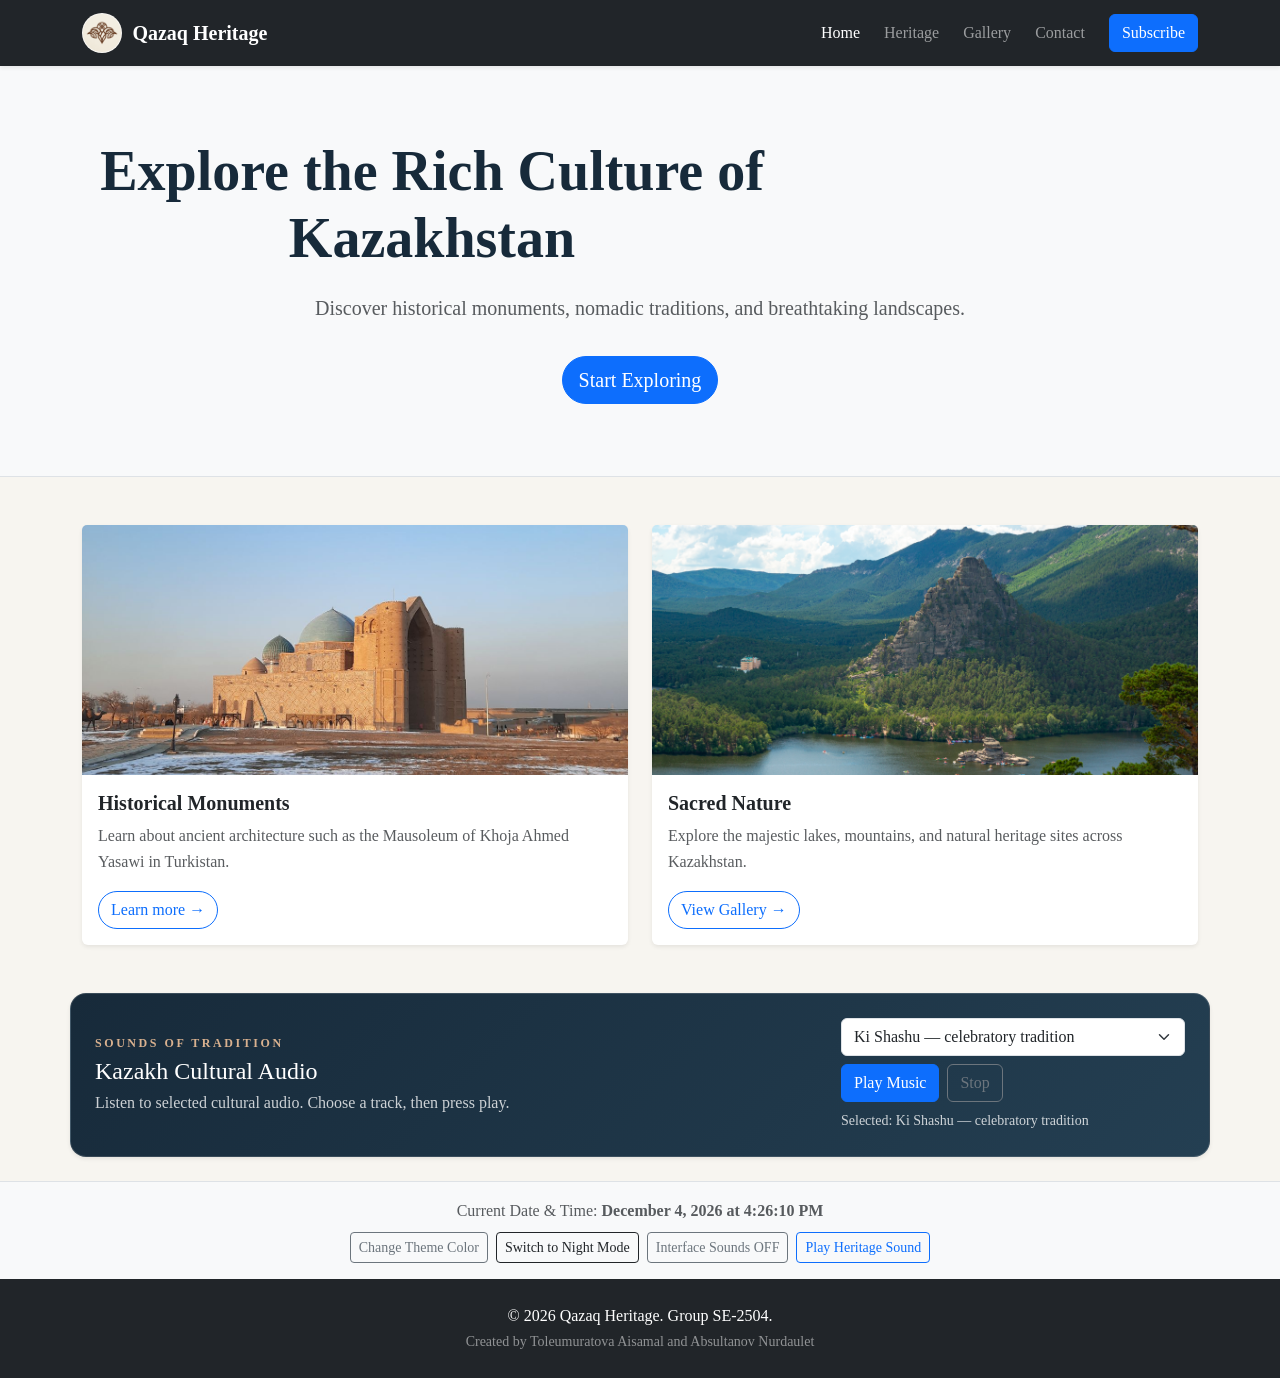
<file: index.html>
<!DOCTYPE html>
<html lang="en">
<head>
    <meta charset="UTF-8">
    <meta name="viewport" content="width=device-width, initial-scale=1.0">
    <title>Qazaq Heritage - Home</title>
    <link href="https://cdn.jsdelivr.net/npm/bootstrap@5.3.3/dist/css/bootstrap.min.css" rel="stylesheet">
    <link rel="stylesheet" href="css/style.css">
</head>
<body>

    <!-- Navbar -->
    <nav class="navbar navbar-expand-lg navbar-dark bg-dark shadow-sm">
        <div class="container">
            <a class="navbar-brand d-flex align-items-center fw-bold" href="index.html">
                <img src="images/brand-logo.png" alt="Qazaq Heritage emblem" width="40" height="40" class="brand-logo">
                Qazaq Heritage
            </a>
            <button class="navbar-toggler" type="button" data-bs-toggle="collapse" data-bs-target="#navbarNav" aria-controls="navbarNav" aria-expanded="false" aria-label="Toggle navigation">
                <span class="navbar-toggler-icon"></span>
            </button>
            <div class="collapse navbar-collapse" id="navbarNav">
                <ul class="navbar-nav ms-auto gap-lg-2">
                    <li class="nav-item"><a class="nav-link active" aria-current="page" href="index.html">Home</a></li>
                    <li class="nav-item"><a class="nav-link" href="heritage.html">Heritage</a></li>
                    <li class="nav-item"><a class="nav-link" href="gallery.html">Gallery</a></li>
                    <li class="nav-item"><a class="nav-link" href="contact.html">Contact</a></li>
                </ul>
                <button id="openModalBtn" type="button" class="btn btn-primary ms-lg-3 mt-2 mt-lg-0" aria-haspopup="dialog" aria-controls="subscriptionModal">Subscribe</button>
            </div>
        </div>
    </nav>

    <!-- Hero Section -->
    <header class="py-5 bg-light border-bottom text-center">
        <div class="container my-4">
            <h1 class="display-4 fw-bold">Explore the Rich Culture of Kazakhstan</h1>
            <p class="lead text-muted">Discover historical monuments, nomadic traditions, and breathtaking landscapes.</p>
            <a href="heritage.html" class="btn btn-primary btn-lg rounded-pill mt-3">Start Exploring</a>
        </div>
    </header>

    <!-- Featured Cards -->
    <main class="container my-5">
        <div class="row g-4">
            <div class="col-md-6">
                <div class="card h-100 shadow-sm border-0">
                    <img src="images/yasawi.jpg" class="card-img-top home-featured-image" alt="Mausoleum of Khoja Ahmed Yasawi">
                    <div class="card-body">
                        <h5 class="card-title fw-bold">Historical Monuments</h5>
                        <p class="card-text text-muted">Learn about ancient architecture such as the Mausoleum of Khoja Ahmed Yasawi in Turkistan.</p>
                        <a href="heritage.html" class="btn btn-outline-primary rounded-pill">Learn more &rarr;</a>
                    </div>
                </div>
            </div>
            <div class="col-md-6">
                <div class="card h-100 shadow-sm border-0">
                    <img src="images/burabay.jpg" class="card-img-top home-featured-image" alt="Burabay landscape">
                    <div class="card-body">
                        <h5 class="card-title fw-bold">Sacred Nature</h5>
                        <p class="card-text text-muted">Explore the majestic lakes, mountains, and natural heritage sites across Kazakhstan.</p>
                        <a href="gallery.html" class="btn btn-outline-primary rounded-pill">View Gallery &rarr;</a>
                    </div>
                </div>
            </div>
        </div>
    </main>

    <!-- Assignment 5: Cultural audio player. Playback starts only after user interaction. -->
    <section class="heritage-audio-player container my-4 p-4 rounded-4 shadow-sm" aria-labelledby="heritageAudioTitle">
        <div class="row align-items-center g-3">
            <div class="col-12 col-md">
                <p class="eyebrow mb-1">Sounds of tradition</p>
                <h2 id="heritageAudioTitle" class="h4 mb-1">Kazakh Cultural Audio</h2>
                <p class="audio-description mb-0">Listen to selected cultural audio. Choose a track, then press play.</p>
            </div>
            <div class="col-12 col-md-auto audio-controls">
                <label class="visually-hidden" for="heritageTrackSelect">Choose audio track</label>
                <select id="heritageTrackSelect" class="form-select mb-2">
                    <option value="audio/ki-shashu.mp3">Ki Shashu — celebratory tradition</option>
                    <option value="audio/lullaby-by-the-fire.mp3">Lullaby by the Fire</option>
                </select>
                <div class="d-flex flex-wrap gap-2">
                    <button id="heritagePlayBtn" class="btn btn-primary" type="button">Play Music</button>
                    <button id="heritageStopBtn" class="btn btn-outline-secondary" type="button">Stop</button>
                </div>
                <p id="heritageAudioStatus" class="small mt-2 mb-0" role="status" aria-live="polite">Ready to play.</p>
                <audio id="heritageAudio" preload="none"></audio>
            </div>
        </div>
    </section>

    <!-- Dynamic Date/Time & Color Switcher -->
    <div class="text-center py-3 bg-light border-top">
        <p class="mb-2 text-muted">Current Date & Time: <span id="dateTimeDisplay" class="fw-bold"></span></p>
        <button id="changeBgBtn" class="btn btn-outline-secondary btn-sm" type="button">Change Theme Color</button>
        <button id="themeToggleBtn" class="btn btn-outline-dark btn-sm ms-1" type="button" aria-pressed="false">Switch to Night Mode</button>
        <button id="interfaceSoundsToggleBtn" class="btn btn-outline-secondary btn-sm ms-1" type="button" aria-pressed="false">Interface Sounds OFF</button>
        <button id="soundEffectBtn" class="btn btn-outline-primary btn-sm ms-1" type="button" aria-pressed="false">Play Heritage Sound</button>
    </div>

    <!-- Modal Popup -->
    <div id="subscriptionModal" class="subscription-modal" role="dialog" aria-modal="true" aria-labelledby="subscriptionTitle" aria-hidden="true">
        <div class="subscription-modal-content bg-white p-4 rounded shadow" role="document">
            <button id="closeModalBtn" type="button" class="subscription-modal-close" aria-label="Close subscription form">&times;</button>
            <h4 id="subscriptionTitle">Subscribe to Newsletter</h4>
            <p class="text-muted">Get updates on Qazaq Heritage projects.</p>
            <form id="subscriptionForm">
                <label for="subscriptionEmail" class="form-label">Email address</label>
                <input id="subscriptionEmail" name="email" type="email" class="form-control mb-3" placeholder="Enter your email" required>
                <button type="submit" class="btn btn-success w-100">Subscribe</button>
                <p id="subscriptionStatus" class="mt-2 mb-0" role="status" aria-live="polite"></p>
            </form>
        </div>
    </div>

    <!-- Footer -->
    <footer class="py-4 bg-dark text-white text-center">
        <div class="container">
            <p class="mb-0">&copy; 2026 Qazaq Heritage. Group SE-2504.</p>
            <small class="text-white-50">Created by Toleumuratova Aisamal and Absultanov Nurdaulet</small>
        </div>
    </footer>

    <script src="https://cdn.jsdelivr.net/npm/bootstrap@5.3.3/dist/js/bootstrap.bundle.min.js"></script>
    <script src="js/script.js"></script>
</body>
</html>
</file>
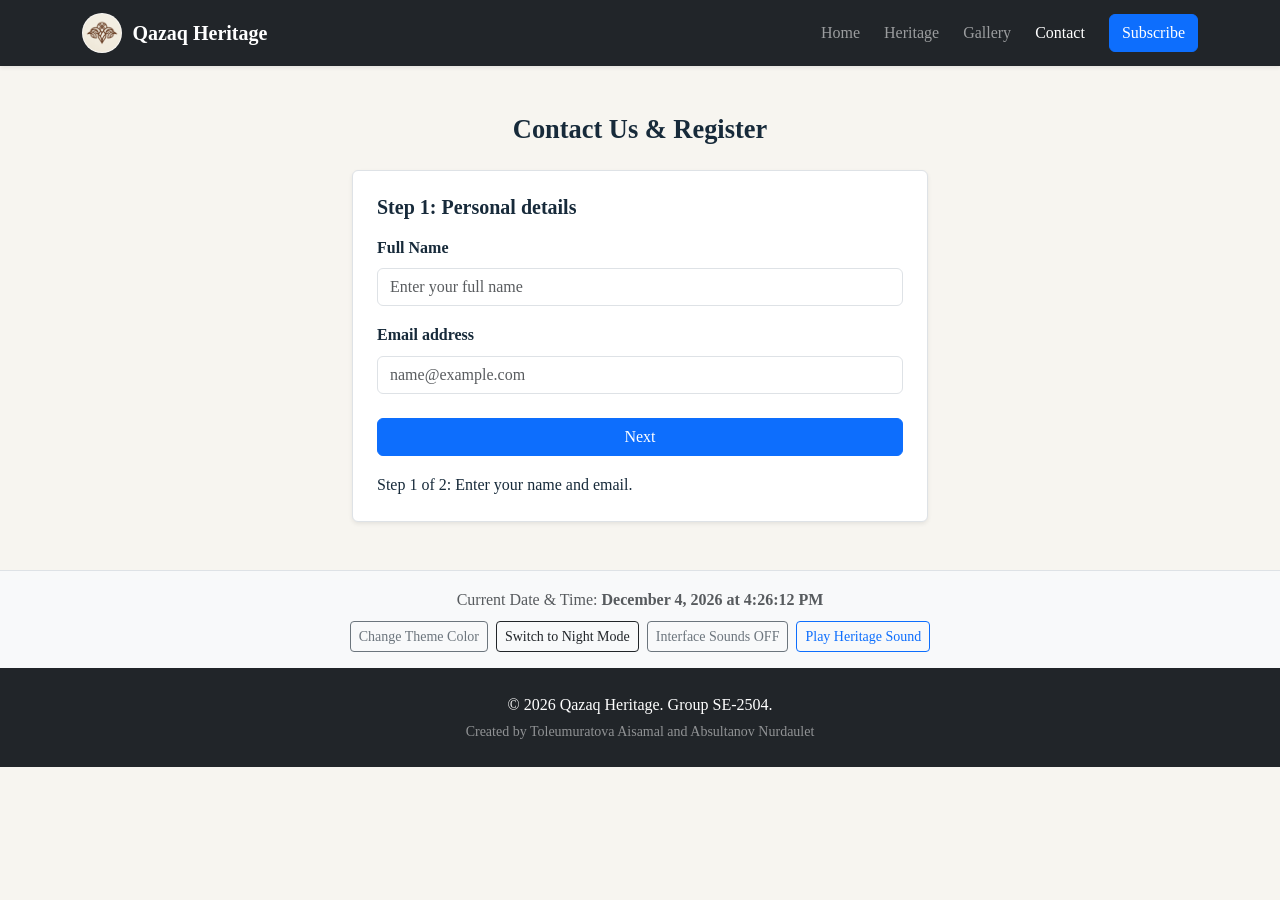
<file: contact.html>
<!DOCTYPE html>
<html lang="en">
<head>
    <meta charset="UTF-8">
    <meta name="viewport" content="width=device-width, initial-scale=1.0">
    <title>Qazaq Heritage - Contact</title>
    <link href="https://cdn.jsdelivr.net/npm/bootstrap@5.3.3/dist/css/bootstrap.min.css" rel="stylesheet">
    <link rel="stylesheet" href="css/style.css">
</head>
<body>

    <!-- Navbar -->
    <nav class="navbar navbar-expand-lg navbar-dark bg-dark shadow-sm">
        <div class="container">
            <a class="navbar-brand d-flex align-items-center fw-bold" href="index.html">
                <img src="images/brand-logo.png" alt="Qazaq Heritage emblem" width="40" height="40" class="brand-logo">
                Qazaq Heritage
            </a>
            <button class="navbar-toggler" type="button" data-bs-toggle="collapse" data-bs-target="#navbarNav" aria-controls="navbarNav" aria-expanded="false" aria-label="Toggle navigation">
                <span class="navbar-toggler-icon"></span>
            </button>
            <div class="collapse navbar-collapse" id="navbarNav">
                <ul class="navbar-nav ms-auto gap-lg-2">
                    <li class="nav-item"><a class="nav-link" href="index.html">Home</a></li>
                    <li class="nav-item"><a class="nav-link" href="heritage.html">Heritage</a></li>
                    <li class="nav-item"><a class="nav-link" href="gallery.html">Gallery</a></li>
                    <li class="nav-item"><a class="nav-link active" aria-current="page" href="contact.html">Contact</a></li>
                </ul>
                <button id="openModalBtn" type="button" class="btn btn-primary ms-lg-3 mt-2 mt-lg-0" aria-haspopup="dialog" aria-controls="subscriptionModal">Subscribe</button>
            </div>
        </div>
    </nav>

    <!-- Main Content -->
    <main class="container my-5 contact-main">
        <h2 class="fw-bold mb-4 text-center">Contact Us & Register</h2>
        
        <!-- Assignment 5: multi-step registration form with validation. -->
        <form id="contactForm" novalidate class="p-4 border rounded bg-white shadow-sm" aria-describedby="formStatus">
            <fieldset class="form-step is-active" data-form-step="0" aria-hidden="false">
                <legend class="h5 fw-bold mb-3">Step 1: Personal details</legend>
                <div class="mb-3">
                    <label for="fullName" class="form-label fw-semibold">Full Name</label>
                    <input type="text" class="form-control" id="fullName" name="fullName" placeholder="Enter your full name" autocomplete="name" required aria-describedby="fullNameError">
                    <div id="fullNameError" class="invalid-feedback"></div>
                </div>

                <div class="mb-3">
                    <label for="emailAddress" class="form-label fw-semibold">Email address</label>
                    <input type="email" class="form-control" id="emailAddress" name="emailAddress" placeholder="name@example.com" autocomplete="email" required aria-describedby="emailError">
                    <div id="emailError" class="invalid-feedback"></div>
                </div>

                <button type="button" id="contactNextBtn" class="btn btn-primary w-100 mt-2">Next</button>
            </fieldset>

            <fieldset class="form-step" data-form-step="1" aria-hidden="true">
                <legend class="h5 fw-bold mb-3">Step 2: Create password</legend>
                <div class="mb-3">
                    <label for="password" class="form-label fw-semibold">Password</label>
                    <input type="password" class="form-control" id="password" name="password" placeholder="Minimum 6 characters" autocomplete="new-password" minlength="6" required aria-describedby="passwordError">
                    <div id="passwordError" class="invalid-feedback"></div>
                </div>

                <div class="mb-3">
                    <label for="confirmPassword" class="form-label fw-semibold">Confirm Password</label>
                    <input type="password" class="form-control" id="confirmPassword" name="confirmPassword" placeholder="Confirm your password" autocomplete="new-password" required aria-describedby="confirmPasswordError">
                    <div id="confirmPasswordError" class="invalid-feedback"></div>
                </div>

                <div class="d-flex gap-2 mt-2">
                    <button type="button" id="contactBackBtn" class="btn btn-outline-secondary flex-fill">Back</button>
                    <button type="submit" class="btn btn-primary flex-fill">Submit</button>
                </div>
            </fieldset>

            <p id="formStatus" class="mt-3 mb-0" role="status" aria-live="polite">Step 1 of 2: Enter your name and email.</p>
        </form>
    </main>

    <!-- Dynamic Date/Time & Color Switcher -->
    <div class="text-center py-3 bg-light border-top">
        <p class="mb-2 text-muted">Current Date & Time: <span id="dateTimeDisplay" class="fw-bold"></span></p>
        <button id="changeBgBtn" class="btn btn-outline-secondary btn-sm" type="button">Change Theme Color</button>
        <button id="themeToggleBtn" class="btn btn-outline-dark btn-sm ms-1" type="button" aria-pressed="false">Switch to Night Mode</button>
        <button id="interfaceSoundsToggleBtn" class="btn btn-outline-secondary btn-sm ms-1" type="button" aria-pressed="false">Interface Sounds OFF</button>
        <button id="soundEffectBtn" class="btn btn-outline-primary btn-sm ms-1" type="button">Play Heritage Sound</button>
    </div>

    <!-- Footer -->
    <!-- Modal Popup -->
    <div id="subscriptionModal" class="subscription-modal" role="dialog" aria-modal="true" aria-labelledby="subscriptionTitle" aria-hidden="true">
        <div class="subscription-modal-content bg-white p-4 rounded shadow" role="document">
            <button id="closeModalBtn" type="button" class="subscription-modal-close" aria-label="Close subscription form">&times;</button>
            <h4 id="subscriptionTitle">Subscribe to Newsletter</h4>
            <p class="text-muted">Get updates on Qazaq Heritage projects.</p>
            <form id="subscriptionForm">
                <label for="subscriptionEmail" class="form-label">Email address</label>
                <input id="subscriptionEmail" name="email" type="email" class="form-control mb-3" placeholder="Enter your email" required>
                <button type="submit" class="btn btn-success w-100">Subscribe</button>
                <p id="subscriptionStatus" class="mt-2 mb-0" role="status" aria-live="polite"></p>
            </form>
        </div>
    </div>

    <footer class="py-4 bg-dark text-white text-center">
        <div class="container">
            <p class="mb-0">&copy; 2026 Qazaq Heritage. Group SE-2504.</p>
            <small class="text-white-50">Created by Toleumuratova Aisamal and Absultanov Nurdaulet</small>
        </div>
    </footer>

    <script src="https://cdn.jsdelivr.net/npm/bootstrap@5.3.3/dist/js/bootstrap.bundle.min.js"></script>
    <script src="js/script.js"></script>
</body>
</html>
</file>
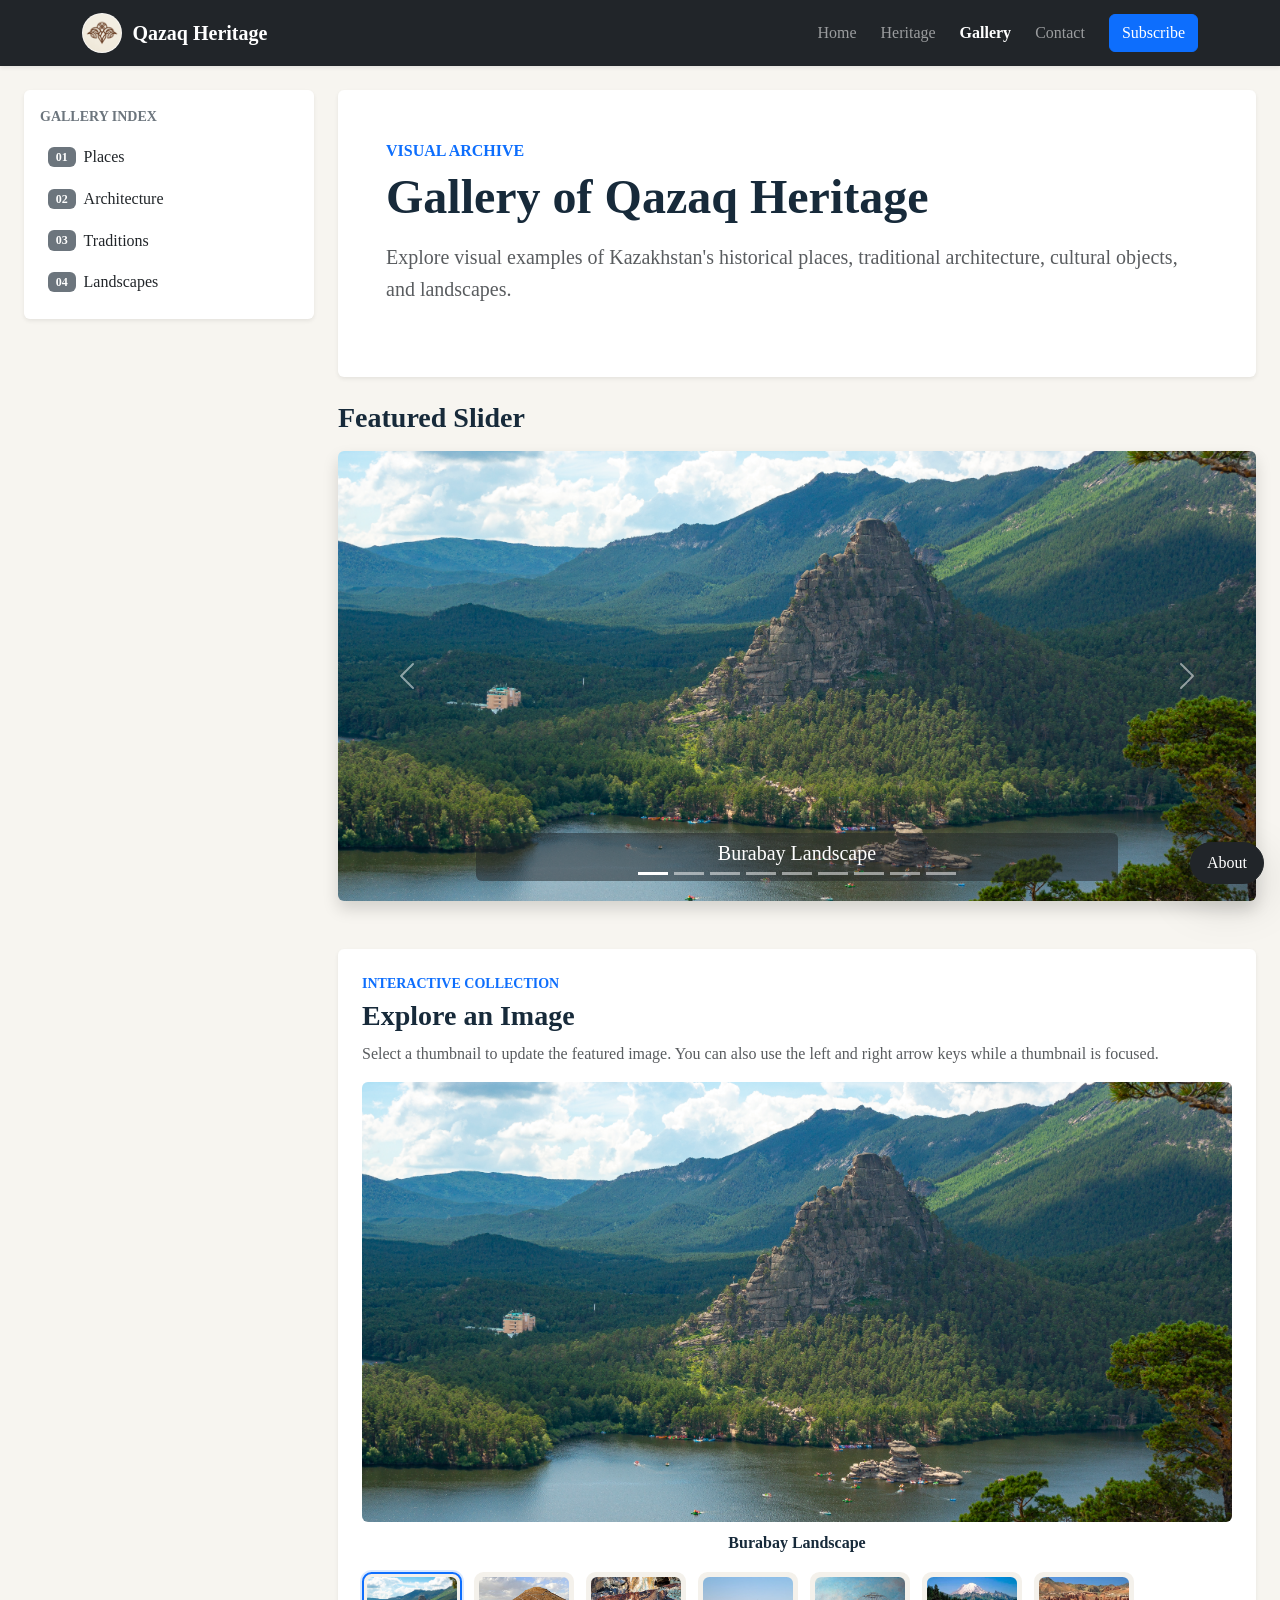
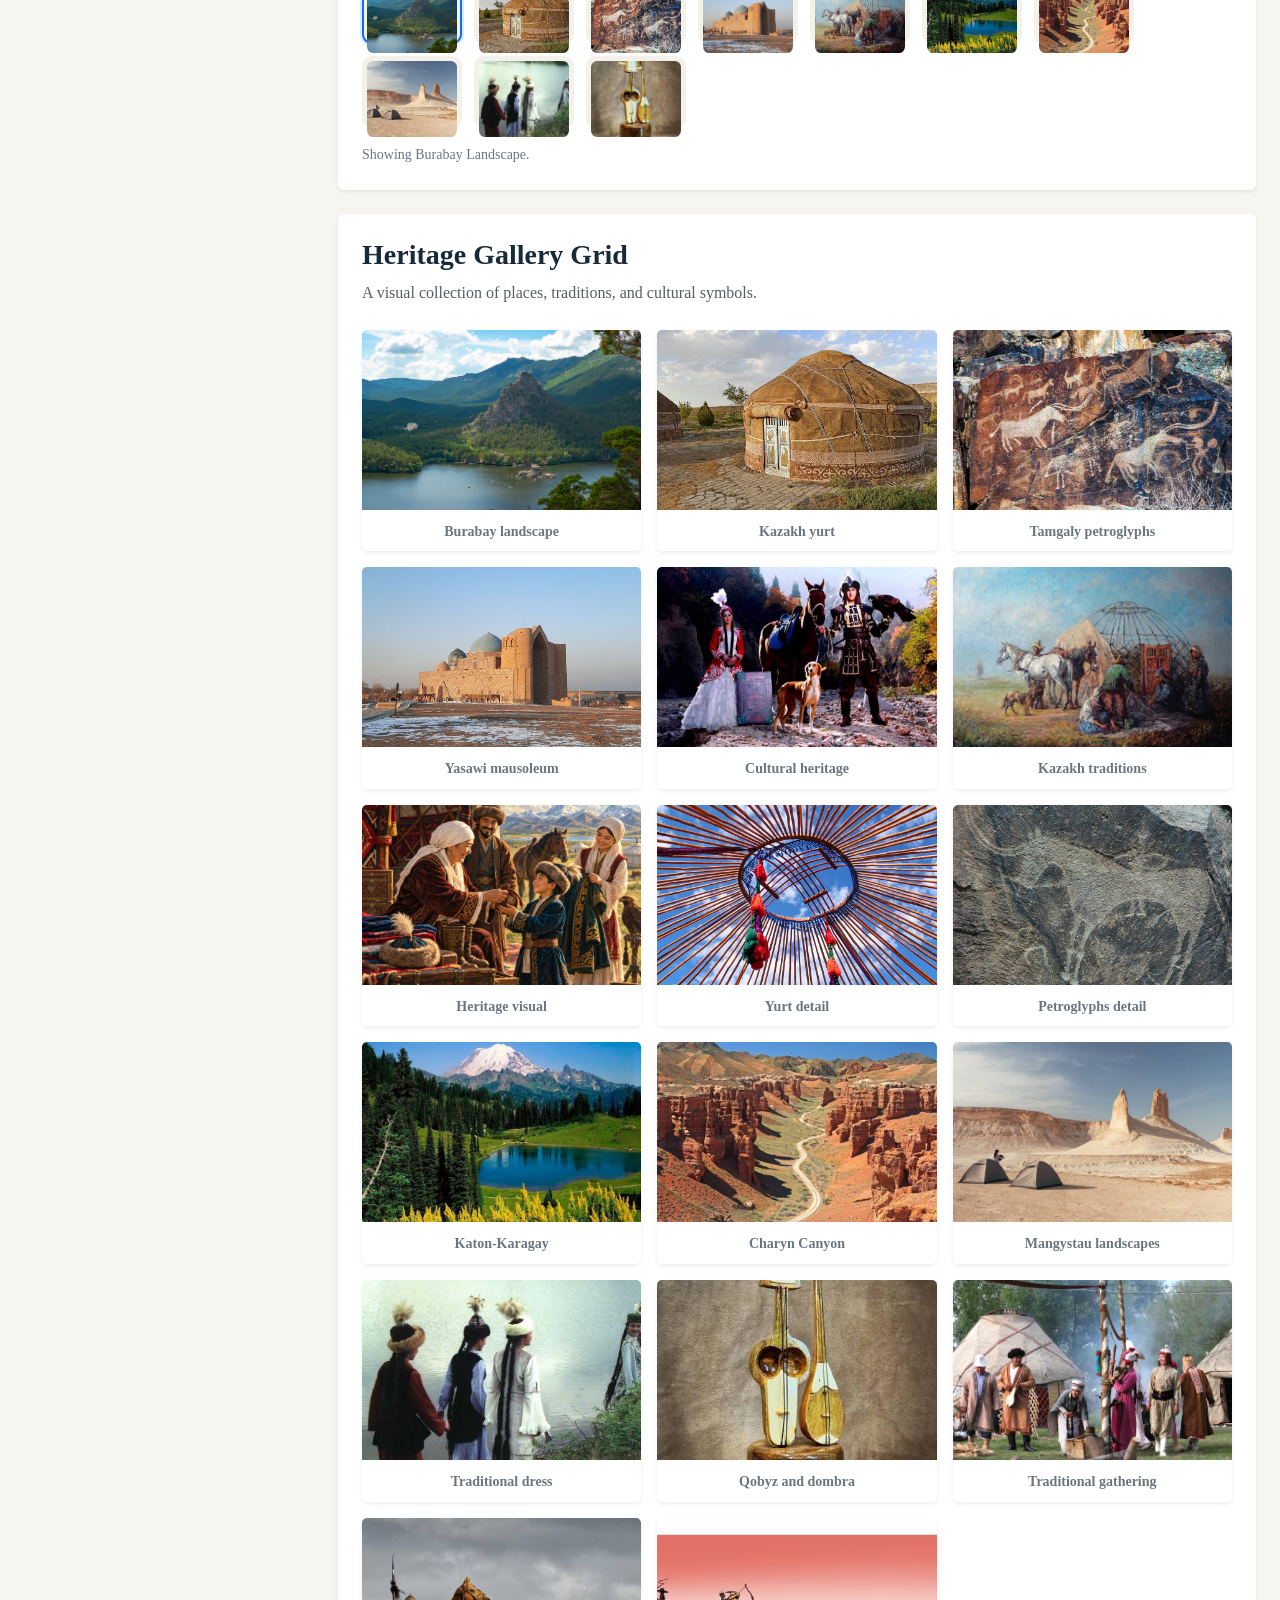
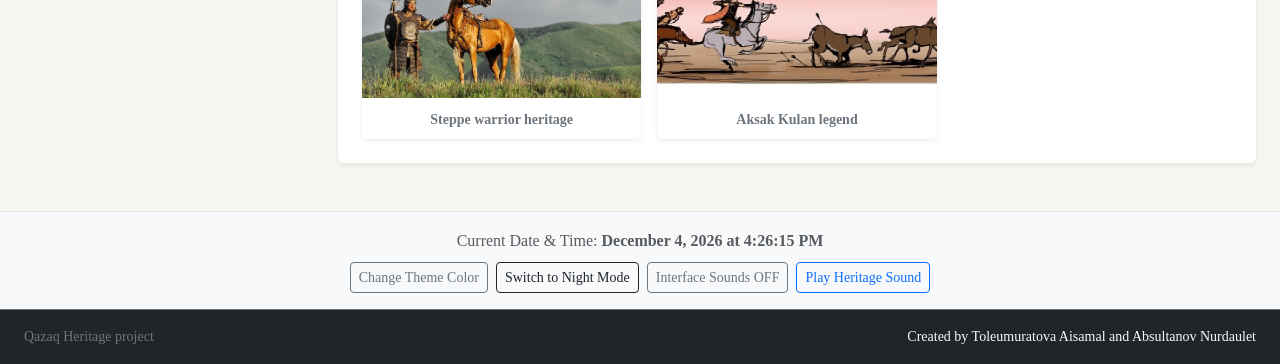
<file: gallery.html>
<!DOCTYPE html>
<html lang="en">
<head>
    <meta charset="UTF-8">
    <meta name="viewport" content="width=device-width, initial-scale=1.0">
    <!-- Qazaq Heritage Team Project -->
    <title>Gallery | Qazaq Heritage</title>
    
    <!-- Bootstrap 5 CSS -->
    <link href="https://cdn.jsdelivr.net/npm/bootstrap@5.3.3/dist/css/bootstrap.min.css" rel="stylesheet">
    <!-- Custom Stylesheet -->
    <link rel="stylesheet" href="css/style.css">
</head>
<body class="d-flex flex-column min-vh-100">

    <!-- Task 5: Bootstrap Navigation Bar -->
    <header>
        <nav class="navbar navbar-expand-lg navbar-dark bg-dark shadow-sm">
            <div class="container">
                <a class="navbar-brand d-flex align-items-center fw-bold" href="index.html">
                    <img src="images/brand-logo.png" alt="Qazaq Heritage emblem" width="40" height="40" class="brand-logo">
                    <span>Qazaq Heritage</span>
                </a>
                <button class="navbar-toggler" type="button" data-bs-toggle="collapse" data-bs-target="#mainNavbar" aria-controls="mainNavbar" aria-expanded="false" aria-label="Toggle navigation">
                    <span class="navbar-toggler-icon"></span>
                </button>
                <div class="collapse navbar-collapse" id="mainNavbar">
                    <ul class="navbar-nav ms-auto mb-2 mb-lg-0 gap-lg-2">
                        <li class="nav-item"><a class="nav-link" href="index.html">Home</a></li>
                        <li class="nav-item"><a class="nav-link" href="heritage.html">Heritage</a></li>
                        <li class="nav-item"><a class="nav-link active fw-semibold" aria-current="page" href="gallery.html">Gallery</a></li>
                        <li class="nav-item"><a class="nav-link" href="contact.html">Contact</a></li>
                    </ul>
                <button id="openModalBtn" type="button" class="btn btn-primary ms-lg-3 mt-2 mt-lg-0" aria-haspopup="dialog" aria-controls="subscriptionModal">Subscribe</button>
                </div>
            </div>
        </nav>
    </header>

    <!-- Main Content Layout -->
    <div class="container-fluid flex-grow-1 my-4 px-3 px-md-4">
        <div class="row g-4">
            
            <!-- Sidebar Navigation -->
            <aside class="col-12 col-lg-3">
                <div class="p-3 bg-white rounded shadow-sm sticky-lg-top gallery-sidebar">
                    <p class="text-uppercase text-secondary fw-bold small mb-2">GALLERY INDEX</p>
                    <div class="list-group list-group-flush">
                        <div class="list-group-item border-0 px-2 py-2 d-flex align-items-center gap-2">
                            <span class="badge bg-secondary">01</span> Places
                        </div>
                        <div class="list-group-item border-0 px-2 py-2 d-flex align-items-center gap-2">
                            <span class="badge bg-secondary">02</span> Architecture
                        </div>
                        <div class="list-group-item border-0 px-2 py-2 d-flex align-items-center gap-2">
                            <span class="badge bg-secondary">03</span> Traditions
                        </div>
                        <div class="list-group-item border-0 px-2 py-2 d-flex align-items-center gap-2">
                            <span class="badge bg-secondary">04</span> Landscapes
                        </div>
                    </div>
                </div>
            </aside>

            <!-- Main Body -->
            <main class="col-12 col-lg-9">
                
                <!-- Introduction Section -->
                <section class="p-4 p-md-5 bg-white rounded shadow-sm mb-4">
                    <p class="text-uppercase text-primary fw-bold mb-1">Visual Archive</p>
                    <h1 class="display-5 fw-bold mb-3">Gallery of Qazaq Heritage</h1>
                    <p class="lead text-muted mb-4">Explore visual examples of Kazakhstan's historical places, traditional architecture, cultural objects, and landscapes.</p>
                </section>

                <!-- Task 7: Bootstrap Carousel (9 Images) -->
                <section class="mb-5">
                    <h2 class="h3 fw-bold mb-3">Featured Slider</h2>
                    <div id="heritageCarousel" class="carousel slide shadow rounded overflow-hidden" data-bs-ride="carousel">
                        
                        <!-- Carousel Indicators -->
                        <div class="carousel-indicators">
                            <button type="button" data-bs-target="#heritageCarousel" data-bs-slide-to="0" class="active" aria-current="true" aria-label="Slide 1"></button>
                            <button type="button" data-bs-target="#heritageCarousel" data-bs-slide-to="1" aria-label="Slide 2"></button>
                            <button type="button" data-bs-target="#heritageCarousel" data-bs-slide-to="2" aria-label="Slide 3"></button>
                            <button type="button" data-bs-target="#heritageCarousel" data-bs-slide-to="3" aria-label="Slide 4"></button>
                            <button type="button" data-bs-target="#heritageCarousel" data-bs-slide-to="4" aria-label="Slide 5"></button>
                            <button type="button" data-bs-target="#heritageCarousel" data-bs-slide-to="5" aria-label="Slide 6"></button>
                            <button type="button" data-bs-target="#heritageCarousel" data-bs-slide-to="6" aria-label="Slide 7"></button>
                            <button type="button" data-bs-target="#heritageCarousel" data-bs-slide-to="7" aria-label="Slide 8"></button>
                            <button type="button" data-bs-target="#heritageCarousel" data-bs-slide-to="8" aria-label="Slide 9"></button>
                        </div>

                        <!-- Carousel Inner Slides -->
                        <div class="carousel-inner">
                            <div class="carousel-item active">
                                <img src="images/burabay.jpg" class="d-block w-100 object-fit-cover gallery-carousel-image" alt="Burabay landscape">
                                <div class="carousel-caption d-none d-md-block bg-dark bg-opacity-50 rounded p-2">
                                    <h5>Burabay Landscape</h5>
                                </div>
                            </div>
                            <div class="carousel-item">
                                <img src="images/yurt.jpg" class="d-block w-100 object-fit-cover gallery-carousel-image" alt="Kazakh yurt">
                                <div class="carousel-caption d-none d-md-block bg-dark bg-opacity-50 rounded p-2">
                                    <h5>Kazakh Yurt</h5>
                                </div>
                            </div>
                            <div class="carousel-item">
                                <img src="images/tamgaly.jpg" class="d-block w-100 object-fit-cover gallery-carousel-image" alt="Tamgaly petroglyphs">
                                <div class="carousel-caption d-none d-md-block bg-dark bg-opacity-50 rounded p-2">
                                    <h5>Tamgaly Petroglyphs</h5>
                                </div>
                            </div>
                            <div class="carousel-item">
                                <img src="images/yasawi.jpg" class="d-block w-100 object-fit-cover gallery-carousel-image" alt="Yasawi mausoleum">
                                <div class="carousel-caption d-none d-md-block bg-dark bg-opacity-50 rounded p-2">
                                    <h5>Yasawi Mausoleum</h5>
                                </div>
                            </div>
                            <div class="carousel-item">
                                <img src="images/jetiqazyna.jpg" class="d-block w-100 object-fit-cover gallery-carousel-image" alt="Cultural heritage">
                                <div class="carousel-caption d-none d-md-block bg-dark bg-opacity-50 rounded p-2">
                                    <h5>Cultural Heritage</h5>
                                </div>
                            </div>
                            <div class="carousel-item">
                                <img src="images/kazakh_culture.jpg" class="d-block w-100 object-fit-cover gallery-carousel-image" alt="Kazakh traditions">
                                <div class="carousel-caption d-none d-md-block bg-dark bg-opacity-50 rounded p-2">
                                    <h5>Kazakh Traditions</h5>
                                </div>
                            </div>
                            <div class="carousel-item">
                                <img src="images/Qazaq Heritage_1.jpg" class="d-block w-100 object-fit-cover gallery-carousel-image" alt="Heritage visual">
                                <div class="carousel-caption d-none d-md-block bg-dark bg-opacity-50 rounded p-2">
                                    <h5>Heritage Visual</h5>
                                </div>
                            </div>
                            <div class="carousel-item">
                                <img src="images/yurt_2.jpg" class="d-block w-100 object-fit-cover gallery-carousel-image" alt="Yurt detail">
                                <div class="carousel-caption d-none d-md-block bg-dark bg-opacity-50 rounded p-2">
                                    <h5>Yurt Detail</h5>
                                </div>
                            </div>
                            <div class="carousel-item">
                                <img src="images/tamgaly_2.jpg" class="d-block w-100 object-fit-cover gallery-carousel-image" alt="Petroglyphs">
                                <div class="carousel-caption d-none d-md-block bg-dark bg-opacity-50 rounded p-2">
                                    <h5>Petroglyphs Detail</h5>
                                </div>
                            </div>
                        </div>

                        <!-- Carousel Controls -->
                        <button class="carousel-control-prev" type="button" data-bs-target="#heritageCarousel" data-bs-slide="prev">
                            <span class="carousel-control-prev-icon" aria-hidden="true"></span>
                            <span class="visually-hidden">Previous</span>
                        </button>
                        <button class="carousel-control-next" type="button" data-bs-target="#heritageCarousel" data-bs-slide="next">
                            <span class="carousel-control-next-icon" aria-hidden="true"></span>
                            <span class="visually-hidden">Next</span>
                        </button>
                    </div>
                </section>

                <!-- Assignment 5: Attribute manipulation with image thumbnails -->
                <section class="p-4 bg-white rounded shadow-sm mb-4" aria-labelledby="imageExplorerTitle">
                    <p class="text-uppercase small fw-bold text-primary mb-1">Interactive collection</p>
                    <h2 id="imageExplorerTitle" class="h3 fw-bold mb-2">Explore an Image</h2>
                    <p class="text-muted">Select a thumbnail to update the featured image. You can also use the left and right arrow keys while a thumbnail is focused.</p>
                    <figure class="interactive-image-frame mb-3">
                        <img id="featuredHeritageImage" src="images/burabay.jpg" alt="Burabay landscape" class="img-fluid w-100 rounded">
                        <figcaption id="featuredHeritageCaption" class="mt-2 fw-semibold">Burabay Landscape</figcaption>
                    </figure>
                    <div id="heritageThumbnails" class="heritage-thumbnails" aria-label="Choose a heritage image">
                        <button type="button" class="heritage-thumbnail is-selected" data-image="images/burabay.jpg" data-caption="Burabay Landscape" aria-pressed="true" aria-label="Show Burabay landscape"><img src="images/burabay.jpg" alt=""></button>
                        <button type="button" class="heritage-thumbnail" data-image="images/yurt.jpg" data-caption="Kazakh Yurt" aria-pressed="false" aria-label="Show Kazakh yurt"><img src="images/yurt.jpg" alt=""></button>
                        <button type="button" class="heritage-thumbnail" data-image="images/tamgaly.jpg" data-caption="Tamgaly Petroglyphs" aria-pressed="false" aria-label="Show Tamgaly petroglyphs"><img src="images/tamgaly.jpg" alt=""></button>
                        <button type="button" class="heritage-thumbnail" data-image="images/yasawi.jpg" data-caption="Yasawi Mausoleum" aria-pressed="false" aria-label="Show Yasawi mausoleum"><img src="images/yasawi.jpg" alt=""></button>
                        <button type="button" class="heritage-thumbnail" data-image="images/kazakh_culture.jpg" data-caption="Kazakh Traditions" aria-pressed="false" aria-label="Show Kazakh traditions"><img src="images/kazakh_culture.jpg" alt=""></button>
                        <button type="button" class="heritage-thumbnail" data-image="images/extra/katon-karagay.jpg" data-caption="Katon-Karagay Mountains" aria-pressed="false" aria-label="Show Katon-Karagay mountains"><img src="images/extra/katon-karagay.jpg" alt=""></button>
                        <button type="button" class="heritage-thumbnail" data-image="images/extra/sharyn-canyon.jpg" data-caption="Charyn Canyon" aria-pressed="false" aria-label="Show Charyn Canyon"><img src="images/extra/sharyn-canyon.jpg" alt=""></button>
                        <button type="button" class="heritage-thumbnail" data-image="images/extra/mangystau-steppe.jpg" data-caption="Mangystau Landscapes" aria-pressed="false" aria-label="Show Mangystau landscapes"><img src="images/extra/mangystau-steppe.jpg" alt=""></button>
                        <button type="button" class="heritage-thumbnail" data-image="images/extra/qazaq-girls.jpg" data-caption="Kazakh Traditional Dress" aria-pressed="false" aria-label="Show traditional dress"><img src="images/extra/qazaq-girls.jpg" alt=""></button>
                        <button type="button" class="heritage-thumbnail" data-image="images/extra/qobyz-dombra.jpg" data-caption="Qobyz and Dombra" aria-pressed="false" aria-label="Show traditional instruments"><img src="images/extra/qobyz-dombra.jpg" alt=""></button>
                    </div>
                    <p id="imageExplorerStatus" class="small text-secondary mt-3 mb-0" role="status" aria-live="polite">Showing Burabay Landscape.</p>
                </section>

                <!-- Responsive Grid Gallery -->
                <section class="p-4 bg-white rounded shadow-sm mb-4">
                    <h2 class="h3 fw-bold mb-2">Heritage Gallery Grid</h2>
                    <p class="text-muted mb-4">A visual collection of places, traditions, and cultural symbols.</p>
                    
                    <div class="row row-cols-1 row-cols-sm-2 row-cols-md-3 g-3">
                        <div class="col">
                            <div class="card h-100 shadow-sm border-0">
                                <img src="images/burabay.jpg" class="card-img-top object-fit-cover gallery-card-image" alt="Burabay landscape">
                                <div class="card-footer bg-white text-center border-0 py-2">
                                    <small class="fw-semibold text-secondary">Burabay landscape</small>
                                </div>
                            </div>
                        </div>

                        <div class="col">
                            <div class="card h-100 shadow-sm border-0">
                                <img src="images/yurt.jpg" class="card-img-top object-fit-cover gallery-card-image" alt="Kazakh yurt">
                                <div class="card-footer bg-white text-center border-0 py-2">
                                    <small class="fw-semibold text-secondary">Kazakh yurt</small>
                                </div>
                            </div>
                        </div>

                        <div class="col">
                            <div class="card h-100 shadow-sm border-0">
                                <img src="images/tamgaly.jpg" class="card-img-top object-fit-cover gallery-card-image" alt="Tamgaly petroglyphs">
                                <div class="card-footer bg-white text-center border-0 py-2">
                                    <small class="fw-semibold text-secondary">Tamgaly petroglyphs</small>
                                </div>
                            </div>
                        </div>

                        <div class="col">
                            <div class="card h-100 shadow-sm border-0">
                                <img src="images/yasawi.jpg" class="card-img-top object-fit-cover gallery-card-image" alt="Yasawi mausoleum">
                                <div class="card-footer bg-white text-center border-0 py-2">
                                    <small class="fw-semibold text-secondary">Yasawi mausoleum</small>
                                </div>
                            </div>
                        </div>

                        <div class="col">
                            <div class="card h-100 shadow-sm border-0">
                                <img src="images/jetiqazyna.jpg" class="card-img-top object-fit-cover gallery-card-image" alt="Cultural heritage">
                                <div class="card-footer bg-white text-center border-0 py-2">
                                    <small class="fw-semibold text-secondary">Cultural heritage</small>
                                </div>
                            </div>
                        </div>

                        <div class="col">
                            <div class="card h-100 shadow-sm border-0">
                                <img src="images/kazakh_culture.jpg" class="card-img-top object-fit-cover gallery-card-image" alt="Kazakh traditions">
                                <div class="card-footer bg-white text-center border-0 py-2">
                                    <small class="fw-semibold text-secondary">Kazakh traditions</small>
                                </div>
                            </div>
                        </div>

                        <div class="col">
                            <div class="card h-100 shadow-sm border-0">
                                <img src="images/Qazaq Heritage_1.jpg" class="card-img-top object-fit-cover gallery-card-image" alt="Heritage visual">
                                <div class="card-footer bg-white text-center border-0 py-2">
                                    <small class="fw-semibold text-secondary">Heritage visual</small>
                                </div>
                            </div>
                        </div>

                        <div class="col">
                            <div class="card h-100 shadow-sm border-0">
                                <img src="images/yurt_2.jpg" class="card-img-top object-fit-cover gallery-card-image" alt="Yurt detail">
                                <div class="card-footer bg-white text-center border-0 py-2">
                                    <small class="fw-semibold text-secondary">Yurt detail</small>
                                </div>
                            </div>
                        </div>

                        <div class="col">
                            <div class="card h-100 shadow-sm border-0">
                                <img src="images/tamgaly_2.jpg" class="card-img-top object-fit-cover gallery-card-image" alt="Petroglyphs">
                                <div class="card-footer bg-white text-center border-0 py-2">
                                    <small class="fw-semibold text-secondary">Petroglyphs detail</small>
                                </div>
                            </div>
                        </div>

                        <div class="col"><div class="card h-100 shadow-sm border-0"><img src="images/extra/katon-karagay.jpg" class="card-img-top gallery-extra-image" alt="Katon-Karagay mountains" loading="lazy"><div class="card-footer bg-white text-center border-0 py-2"><small class="fw-semibold text-secondary">Katon-Karagay</small></div></div></div>
                        <div class="col"><div class="card h-100 shadow-sm border-0"><img src="images/extra/sharyn-canyon.jpg" class="card-img-top gallery-extra-image" alt="Charyn Canyon" loading="lazy"><div class="card-footer bg-white text-center border-0 py-2"><small class="fw-semibold text-secondary">Charyn Canyon</small></div></div></div>
                        <div class="col"><div class="card h-100 shadow-sm border-0"><img src="images/extra/mangystau-steppe.jpg" class="card-img-top gallery-extra-image" alt="Mangystau landscape" loading="lazy"><div class="card-footer bg-white text-center border-0 py-2"><small class="fw-semibold text-secondary">Mangystau landscapes</small></div></div></div>
                        <div class="col"><div class="card h-100 shadow-sm border-0"><img src="images/extra/qazaq-girls.jpg" class="card-img-top gallery-extra-image" alt="Kazakh traditional dress" loading="lazy"><div class="card-footer bg-white text-center border-0 py-2"><small class="fw-semibold text-secondary">Traditional dress</small></div></div></div>
                        <div class="col"><div class="card h-100 shadow-sm border-0"><img src="images/extra/qobyz-dombra.jpg" class="card-img-top gallery-extra-image" alt="Traditional Kazakh instruments" loading="lazy"><div class="card-footer bg-white text-center border-0 py-2"><small class="fw-semibold text-secondary">Qobyz and dombra</small></div></div></div>
                        <div class="col"><div class="card h-100 shadow-sm border-0"><img src="images/extra/toy-zhyin.jpg" class="card-img-top gallery-extra-image" alt="Traditional gathering" loading="lazy"><div class="card-footer bg-white text-center border-0 py-2"><small class="fw-semibold text-secondary">Traditional gathering</small></div></div></div>
                        <div class="col"><div class="card h-100 shadow-sm border-0"><img src="images/extra/kazakh-warrior.jpg" class="card-img-top gallery-extra-image" alt="Kazakh warrior on horseback" loading="lazy"><div class="card-footer bg-white text-center border-0 py-2"><small class="fw-semibold text-secondary">Steppe warrior heritage</small></div></div></div>
                        <div class="col"><div class="card h-100 shadow-sm border-0"><img src="images/extra/aksak-kulan-art.jpg" class="card-img-top gallery-extra-image" alt="Aksak Kulan illustration" loading="lazy"><div class="card-footer bg-white text-center border-0 py-2"><small class="fw-semibold text-secondary">Aksak Kulan legend</small></div></div></div>
                    </div>
                </section>

            </main>
        </div>
    </div>

    <!-- Assignment 4: Current date/time and background color control -->
    <section class="text-center py-3 bg-light border-top" aria-label="Page settings">
        <p class="mb-2 text-muted">Current Date &amp; Time: <span id="dateTimeDisplay" class="fw-bold"></span></p>
        <button id="changeBgBtn" class="btn btn-outline-secondary btn-sm" type="button">Change Theme Color</button>
        <button id="themeToggleBtn" class="btn btn-outline-dark btn-sm ms-1" type="button" aria-pressed="false">Switch to Night Mode</button>
        <button id="interfaceSoundsToggleBtn" class="btn btn-outline-secondary btn-sm ms-1" type="button" aria-pressed="false">Interface Sounds OFF</button>
        <button id="soundEffectBtn" class="btn btn-outline-primary btn-sm ms-1" type="button" aria-pressed="false">Play Heritage Sound</button>
    </section>

    <!-- Task 10 & Submission Rule: Footer with Member Names -->
    
    <!-- Cultural audio player is placed on the Home page; Gallery focuses on visual content. -->



    <!-- Modal Popup -->
    <div id="subscriptionModal" class="subscription-modal" role="dialog" aria-modal="true" aria-labelledby="subscriptionTitle" aria-hidden="true">
        <div class="subscription-modal-content bg-white p-4 rounded shadow" role="document">
            <button id="closeModalBtn" type="button" class="subscription-modal-close" aria-label="Close subscription form">&times;</button>
            <h4 id="subscriptionTitle">Subscribe to Newsletter</h4>
            <p class="text-muted">Get updates on Qazaq Heritage projects.</p>
            <form id="subscriptionForm">
                <label for="subscriptionEmail" class="form-label">Email address</label>
                <input id="subscriptionEmail" name="email" type="email" class="form-control mb-3" placeholder="Enter your email" required>
                <button type="submit" class="btn btn-success w-100">Subscribe</button>
                <p id="subscriptionStatus" class="mt-2 mb-0" role="status" aria-live="polite"></p>
            </form>
        </div>
    </div>

    <footer class="bg-dark text-white py-3 mt-auto border-top border-secondary">
        <div class="container-fluid px-4 d-flex flex-column flex-md-row justify-content-between align-items-center gap-2">
            <p class="mb-0 small text-secondary">Qazaq Heritage project</p>
            <p class="mb-0 small text-light">Created by Toleumuratova Aisamal and Absultanov Nurdaulet</p>
        </div>
    </footer>

    <!-- Team Information Widget -->
    <details class="team-info position-fixed bottom-0 end-0 m-3 z-3">
        <summary class="btn btn-dark shadow-lg px-3 py-2 rounded-pill">About</summary>
        <div class="team-info-popup card p-3 shadow-lg border-0 mt-2 position-absolute bottom-100 end-0 bg-white">
            <h3 class="h6 fw-bold mb-3 text-center">About the Team</h3>
            <div class="d-flex justify-content-around">
                <div class="text-center">
                    <img class="rounded-circle object-fit-cover mb-1" src="images/aisamal.jpg" alt="Toleumuratova Aisamal" width="50" height="50">
                    <span class="d-block small fw-semibold">Aisamal</span>
                </div>
                <div class="text-center">
                    <img class="rounded-circle object-fit-cover mb-1" src="images/nurdaulet.jpg" alt="Absultanov Nurdaulet" width="50" height="50">
                    <span class="d-block small fw-semibold">Nurdaulet</span>
                </div>
            </div>
        </div>
    </details>

    <!-- Bootstrap 5 JavaScript Bundle -->
    <script src="https://cdn.jsdelivr.net/npm/bootstrap@5.3.3/dist/js/bootstrap.bundle.min.js"></script>
    <script src="js/script.js"></script>
</body>
</html>
</file>
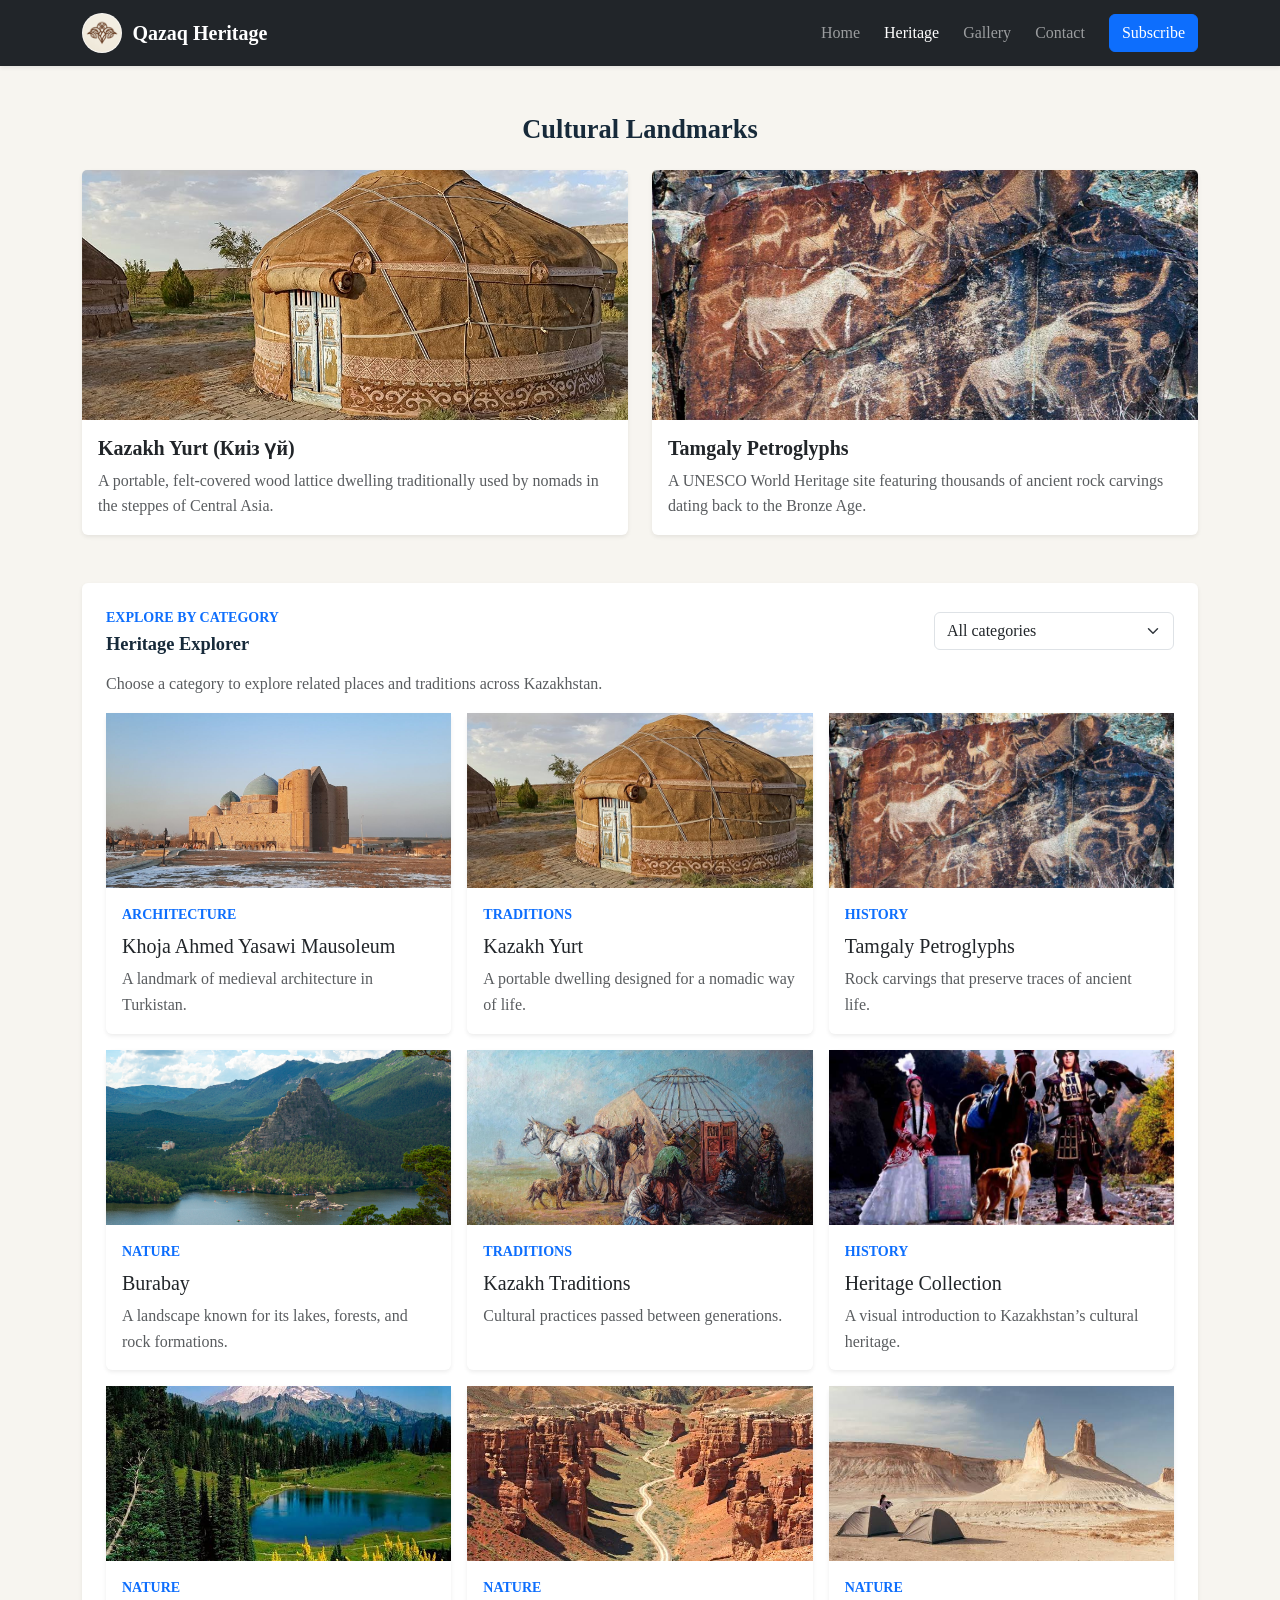
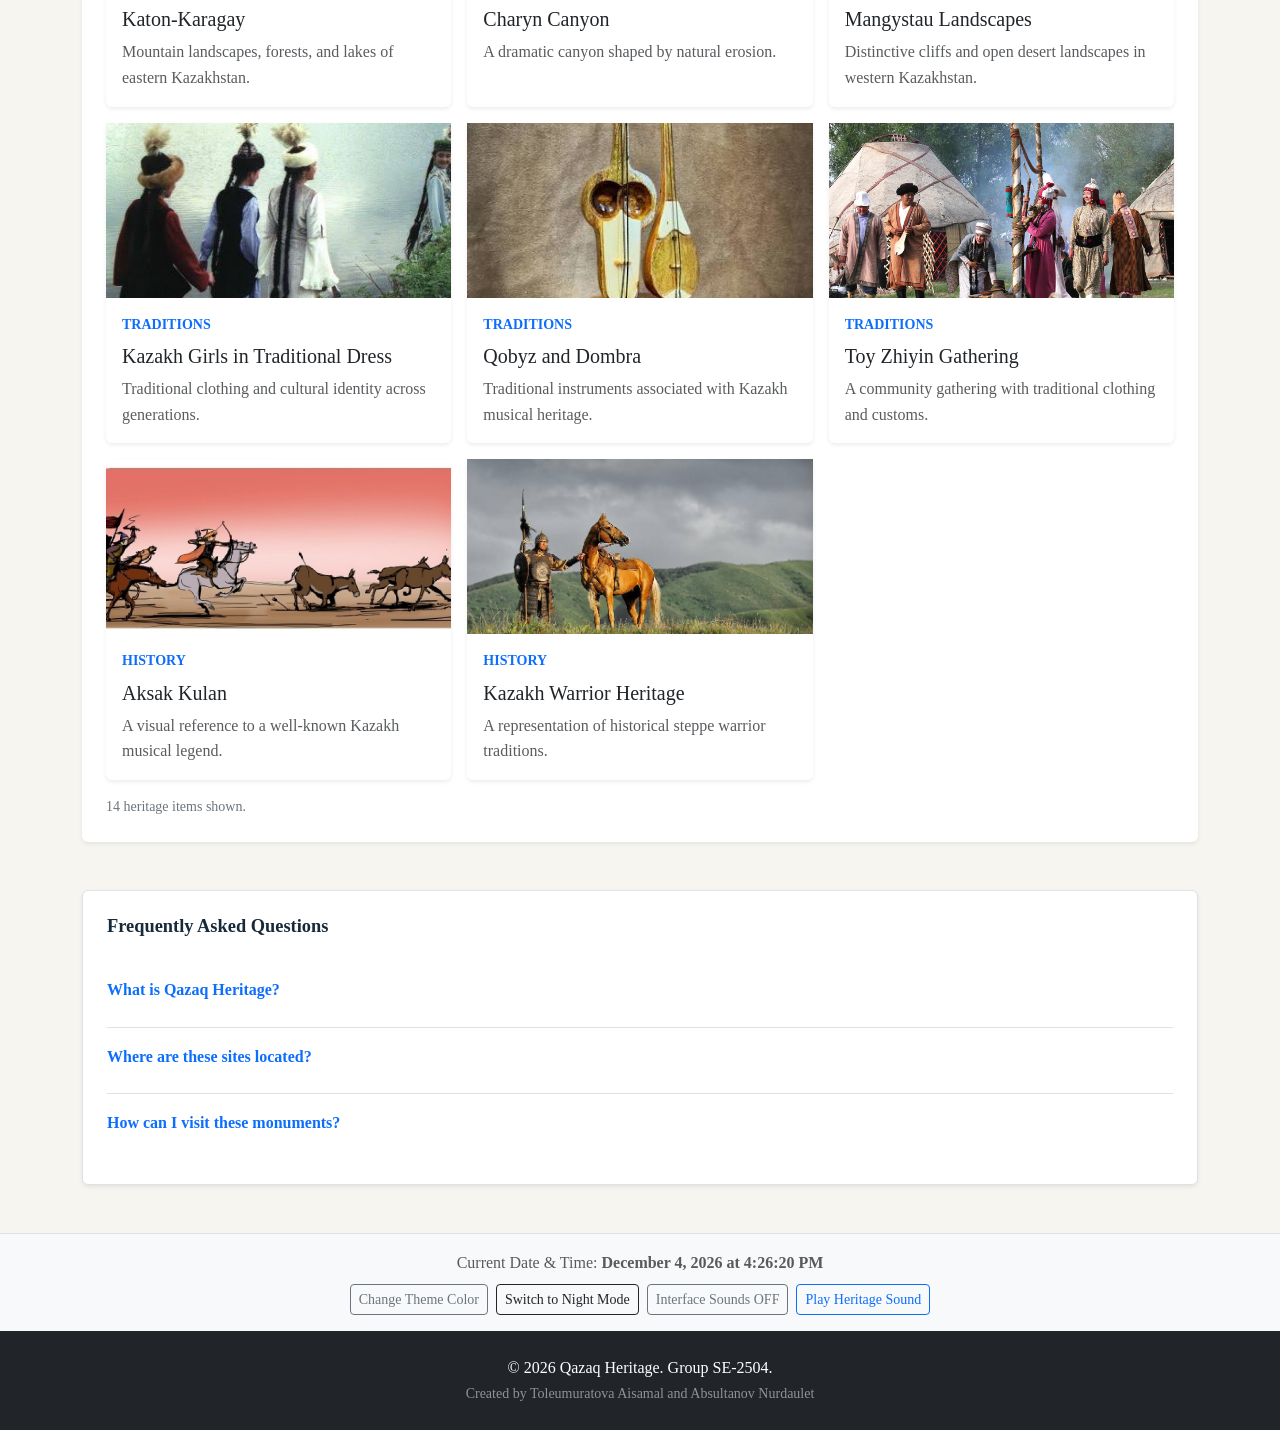
<file: heritage.html>
<!DOCTYPE html>
<html lang="en">
<head>
    <meta charset="UTF-8">
    <meta name="viewport" content="width=device-width, initial-scale=1.0">
    <title>Qazaq Heritage - Cultural Heritage</title>
    <link href="https://cdn.jsdelivr.net/npm/bootstrap@5.3.3/dist/css/bootstrap.min.css" rel="stylesheet">
    <link rel="stylesheet" href="css/style.css">
</head>
<body>

    <!-- Navbar -->
    <nav class="navbar navbar-expand-lg navbar-dark bg-dark shadow-sm">
        <div class="container">
            <a class="navbar-brand d-flex align-items-center fw-bold" href="index.html">
                <img src="images/brand-logo.png" alt="Qazaq Heritage emblem" width="40" height="40" class="brand-logo">
                Qazaq Heritage
            </a>
            <button class="navbar-toggler" type="button" data-bs-toggle="collapse" data-bs-target="#navbarNav" aria-controls="navbarNav" aria-expanded="false" aria-label="Toggle navigation">
                <span class="navbar-toggler-icon"></span>
            </button>
            <div class="collapse navbar-collapse" id="navbarNav">
                <ul class="navbar-nav ms-auto gap-lg-2">
                    <li class="nav-item"><a class="nav-link" href="index.html">Home</a></li>
                    <li class="nav-item"><a class="nav-link active" aria-current="page" href="heritage.html">Heritage</a></li>
                    <li class="nav-item"><a class="nav-link" href="gallery.html">Gallery</a></li>
                    <li class="nav-item"><a class="nav-link" href="contact.html">Contact</a></li>
                </ul>
                <button id="openModalBtn" type="button" class="btn btn-primary ms-lg-3 mt-2 mt-lg-0" aria-haspopup="dialog" aria-controls="subscriptionModal">Subscribe</button>
            </div>
        </div>
    </nav>

    <main class="container my-5">
        <h2 class="fw-bold mb-4 text-center">Cultural Landmarks</h2>

        <div class="row g-4">
            <div class="col-md-6">
                <div class="card h-100 shadow-sm border-0">
                    <img src="images/yurt.jpg" class="card-img-top heritage-featured-image" alt="Kazakh yurt">
                    <div class="card-body">
                        <h5 class="card-title fw-bold">Kazakh Yurt (Киіз үй)</h5>
                        <p class="card-text text-muted">A portable, felt-covered wood lattice dwelling traditionally used by nomads in the steppes of Central Asia.</p>
                    </div>
                </div>
            </div>
            <div class="col-md-6">
                <div class="card h-100 shadow-sm border-0">
                    <img src="images/tamgaly.jpg" class="card-img-top heritage-featured-image" alt="Tamgaly petroglyphs">
                    <div class="card-body">
                        <h5 class="card-title fw-bold">Tamgaly Petroglyphs</h5>
                        <p class="card-text text-muted">A UNESCO World Heritage site featuring thousands of ancient rock carvings dating back to the Bronze Age.</p>
                    </div>
                </div>
            </div>
        </div>

        <!-- Assignment 5: Dynamic heritage explorer -->
        <section class="heritage-explorer my-5 p-4 bg-white rounded shadow-sm" aria-labelledby="explorerTitle">
            <div class="d-flex flex-column flex-md-row justify-content-between align-items-md-center gap-3 mb-3">
                <div>
                    <p class="text-uppercase small fw-bold text-primary mb-1">Explore by category</p>
                    <h3 id="explorerTitle" class="fw-bold mb-0">Heritage Explorer</h3>
                </div>
                <label class="visually-hidden" for="heritageFilter">Filter heritage category</label>
                <select id="heritageFilter" class="form-select heritage-filter" aria-label="Filter heritage category">
                    <option value="all">All categories</option>
                    <option value="architecture">Architecture</option>
                    <option value="traditions">Traditions</option>
                    <option value="history">History</option>
                    <option value="nature">Nature</option>
                </select>
            </div>
            <p class="text-muted">Choose a category to explore related places and traditions across Kazakhstan.</p>
            <div id="heritageResults" class="row row-cols-1 row-cols-md-2 row-cols-xl-3 g-3" aria-live="polite"></div>
            <p id="heritageResultStatus" class="small text-secondary mt-3 mb-0" role="status"></p>
        </section>

        <!-- Task 2: Accordion FAQ Section -->
        <div class="my-5 p-4 bg-white rounded shadow-sm border">
            <h3 class="fw-bold mb-4">Frequently Asked Questions</h3>
            <div class="faq-item border-bottom py-3">
                <button type="button" class="faq-question text-primary mb-0" aria-expanded="false" aria-controls="faq-answer-1">What is Qazaq Heritage?</button>
                <div id="faq-answer-1" class="faq-answer text-muted mt-2">Qazaq Heritage is an educational web platform created to celebrate and share Kazakhstan's history and cultural monuments.</div>
            </div>
            <div class="faq-item border-bottom py-3">
                <button type="button" class="faq-question text-primary mb-0" aria-expanded="false" aria-controls="faq-answer-2">Where are these sites located?</button>
                <div id="faq-answer-2" class="faq-answer text-muted mt-2">The heritage sites are spread across various regions of Kazakhstan, including Turkistan, Almaty region, and Burabay.</div>
            </div>
            <div class="faq-item py-3">
                <button type="button" class="faq-question text-primary mb-0" aria-expanded="false" aria-controls="faq-answer-3">How can I visit these monuments?</button>
                <div id="faq-answer-3" class="faq-answer text-muted mt-2">You can find official travel routes and guided tours provided by local tourism organizations in Kazakhstan.</div>
            </div>
        </div>
    </main>

    <!-- Dynamic Date/Time & Color Switcher -->
    <div class="text-center py-3 bg-light border-top">
        <p class="mb-2 text-muted">Current Date & Time: <span id="dateTimeDisplay" class="fw-bold"></span></p>
        <button id="changeBgBtn" class="btn btn-outline-secondary btn-sm" type="button">Change Theme Color</button>
        <button id="themeToggleBtn" class="btn btn-outline-dark btn-sm ms-1" type="button" aria-pressed="false">Switch to Night Mode</button>
        <button id="interfaceSoundsToggleBtn" class="btn btn-outline-secondary btn-sm ms-1" type="button" aria-pressed="false">Interface Sounds OFF</button>
        <button id="soundEffectBtn" class="btn btn-outline-primary btn-sm ms-1" type="button" aria-pressed="false">Play Heritage Sound</button>
    </div>

    <!-- Footer -->
    <!-- Modal Popup -->
    <div id="subscriptionModal" class="subscription-modal" role="dialog" aria-modal="true" aria-labelledby="subscriptionTitle" aria-hidden="true">
        <div class="subscription-modal-content bg-white p-4 rounded shadow" role="document">
            <button id="closeModalBtn" type="button" class="subscription-modal-close" aria-label="Close subscription form">&times;</button>
            <h4 id="subscriptionTitle">Subscribe to Newsletter</h4>
            <p class="text-muted">Get updates on Qazaq Heritage projects.</p>
            <form id="subscriptionForm">
                <label for="subscriptionEmail" class="form-label">Email address</label>
                <input id="subscriptionEmail" name="email" type="email" class="form-control mb-3" placeholder="Enter your email" required>
                <button type="submit" class="btn btn-success w-100">Subscribe</button>
                <p id="subscriptionStatus" class="mt-2 mb-0" role="status" aria-live="polite"></p>
            </form>
        </div>
    </div>

    <footer class="py-4 bg-dark text-white text-center">
        <div class="container">
            <p class="mb-0">&copy; 2026 Qazaq Heritage. Group SE-2504.</p>
            <small class="text-white-50">Created by Toleumuratova Aisamal and Absultanov Nurdaulet</small>
        </div>
    </footer>

    <script src="https://cdn.jsdelivr.net/npm/bootstrap@5.3.3/dist/js/bootstrap.bundle.min.js"></script>
    <script src="js/script.js"></script>
</body>
</html>
</file>
<file: css/style.css>
body {
    margin: 0;
    background-color: var(--page-background, #F7F5F0);
    color: #172A3A;
    font-family: Georgia, "Times New Roman", serif;
    line-height: 1.6;
}

.page-layout {
    min-height: 100vh;
    display: grid;
    grid-template-columns: 220px 1fr;
    grid-template-rows: auto 1fr auto;
    grid-template-areas:
        "header  header"
        "sidebar main"
        "footer  footer";
}

.site-header {
    grid-area: header;
    display: flex;
    flex-direction: row;
    justify-content: space-between;
    align-items: center;
    gap: 0.55rem;
    padding: 1.4rem 5vw 1.25rem;
    background-color: #172A3A;
    color: #FFFFFF;
}

.site-footer {
    grid-area: footer;
    display: flex;
    justify-content: space-between;
    align-items: center;
    gap: 1rem;
    padding: 1.25rem 5vw;
    background-color: #172A3A;
    color: #FFFFFF;
    font-size: 0.9rem;
}

.site-footer p {
    margin: 0;
}

.logo {
    display: inline-flex;
    align-items: center;
    gap: 0.55rem;
    color: #FFFFFF;
    font-size: 1.55rem;
    font-weight: bold;
    letter-spacing: 0.03rem;
    text-decoration: none;
}

.logo-mark {
    display: block;
    width: 38px;
    height: 38px;
    object-fit: contain;
    flex-shrink: 0;
}

.main-navigation {
    display: flex;
    align-items: center;
    justify-content: center;
    gap: 1.25rem;
}

.main-navigation a {
    color: inherit;
    text-decoration: none;
    padding: 0.55rem 1rem;
    border-radius: 6px;
    font-size: 1.05rem;
    transition: background-color 0.2s ease, color 0.2s ease;
}

.main-navigation a:hover {
    background-color: rgba(255, 255, 255, 0.1);
    color: #B87952;
}

.main-navigation a.active {
    background-color: #B87952;
    color: #FFFFFF;
}

.sidebar {
    grid-area: sidebar;
    padding: 2.5rem 1rem;
    background-color: #F7F5F0;
    border-right: 1px solid #DDD8CE;
}

.sidebar-label {
    margin: 0 0 1.5rem;
    color: #172A3A;
    font-size: 0.75rem;
    font-weight: bold;
    letter-spacing: 0.16rem;
    line-height: 1.3;
}

.sidebar-index {
    display: flex;
    flex-direction: column;
    gap: 1.15rem;
    margin: 0;
    padding: 0;
    list-style: none;
}

.sidebar-index li {
    margin: 0;
}

.sidebar-index a,
.sidebar-index-static span {
    display: flex;
    flex-direction: column;
    gap: 0.15rem;
    color: #172A3A;
    font-size: 0.75rem;
    font-weight: bold;
    letter-spacing: 0.08rem;
    line-height: 1.3;
    text-decoration: none;
}

.sidebar-index a span,
.sidebar-index-static b {
    color: #6C8582;
    font-size: 0.65rem;
    letter-spacing: 0.12rem;
}

.sidebar-index a:hover,
.sidebar-index a:focus {
    color: #B87952;
}

.main-content {
    grid-area: main;
    width: min(100% - 4rem, 1120px);
    margin: 0 auto;
    padding: 4rem 2rem 5rem;
}

.main-content section {
    margin-bottom: 4rem;
}

.main-content section:last-child {
    margin-bottom: 0;
}

.eyebrow {
    margin: 0 0 0.7rem;
    color: #B87952;
    font-size: 0.75rem;
    font-weight: bold;
    letter-spacing: 0.16rem;
    text-transform: uppercase;
}

h1,
h2,
h3 {
    color: #172A3A;
    line-height: 1.2;
}

h1 {
    max-width: 700px;
    margin: 0 0 1.25rem;
    font-size: clamp(2.2rem, 5vw, 3.8rem);
    letter-spacing: 0;
}

h2 {
    margin: 0 0 0.9rem;
    font-size: 1.65rem;
}

h3 {
    font-size: 1.15rem;
}

.main-content img {
    display: block;
    width: 100%;
    max-width: 850px;
    height: 280px;
    margin-top: 2.25rem;
    object-fit: cover;
    border-radius: 8px;
}

.main-content section > p {
    max-width: 70ch;
}

.main-content ol,
.main-content ul {
    max-width: 620px;
    margin: 1.25rem 0 0;
    padding-left: 1.4rem;
}

.main-content li {
    margin-bottom: 0.55rem;
    padding-left: 0.35rem;
}

.main-content li::marker {
    color: #B87952;
    font-weight: bold;
}

#heritage-guide ol {
    display: flex;
    gap: 1rem;
    max-width: none;
    padding: 0;
    list-style: none;
}

#heritage-guide ol li {
    display: flex;
    flex: 1;
    flex-direction: column;
    gap: 1rem;
    margin: 0;
    padding: 1.25rem;
    border: 1px solid #DDD8CE;
    border-radius: 12px;
    background-color: #FFFFFF;
    transition: border-color 0.2s ease, transform 0.2s ease;
}

#heritage-guide ol li:hover {
    border-color: #B87952;
    transform: translateY(-3px);
}

.guide-number {
    color: #B87952;
    font-size: 0.75rem;
    font-weight: bold;
    letter-spacing: 0.12rem;
}

#heritage-guide ol li > span:last-child {
    color: #172A3A;
    font-weight: bold;
    line-height: 1.35;
}

#heritage-guide ol a {
    color: #B87952;
    font-size: 0.85rem;
    font-weight: normal;
    text-decoration: none;
}

#heritage-guide ol a:hover {
    color: #172A3A;
}

#traditions ul {
    display: grid;
    grid-template-columns: 1fr;
    gap: 0.75rem;
    max-width: 700px;
    padding: 0;
    list-style: none;
}

#traditions ul li {
    margin: 0;
    padding: 1rem;
    border: 1px solid #DDD8CE;
    border-radius: 8px;
    background-color: #FFFFFF;
    transition: border-color 0.2s ease, transform 0.2s ease;
}

#traditions ul li:hover {
    border-color: #6C8582;
    transform: translateY(-2px);
}

#architecture,
#cultural-symbols {
    max-width: 760px;
    padding-top: 1.5rem;
    border-top: 1px solid #DDD8CE;
}

#architecture::before,
#cultural-symbols::before {
    display: block;
    margin-bottom: 0.6rem;
    color: #B87952;
    content: "HERITAGE NOTE";
    font-size: 0.7rem;
    font-weight: bold;
    letter-spacing: 0.14rem;
}

#architecture p,
#cultural-symbols p {
    max-width: 60ch;
    margin-bottom: 0;
}

.featured-cards {
    display: flex;
    flex-direction: column;
    align-items: center;
    gap: 1.5rem;
    margin-top: 1.75rem;
}

.heritage-cards {
    display: flex;
    gap: 1.5rem;
    margin-top: 1.75rem;
}

.heritage-card {
    display: flex;
    flex: 1;
    flex-direction: column;
    min-height: 360px;
    padding: 1.5rem;
    border: 1px solid #DDD8CE;
    border-radius: 10px;
    background-color: #FFFFFF;
    box-shadow: 0 6px 18px rgba(23, 42, 58, 0.07);
    transition: transform 0.2s ease, box-shadow 0.2s ease;
}

.heritage-card:hover {
    transform: translateY(-3px);
    box-shadow: 0 9px 22px rgba(23, 42, 58, 0.12);
}

.heritage-card img {
    width: 100%;
    height: 175px;
    margin: 0 0 1rem;
    object-fit: cover;
    border-radius: 8px;
}

.heritage-card h3 {
    margin: 0 0 0.75rem;
    line-height: 1.3;
}

.heritage-card p {
    margin-top: 0;
}

.heritage-card a {
    display: inline-flex;
    align-items: center;
    justify-content: center;
    margin-top: auto;
    padding: 0.6rem 1rem;
    border-radius: 999px;
    background-color: #B87952;
    color: #FFFFFF;
    font-weight: bold;
    text-decoration: none;
    transition: background-color 0.2s ease, transform 0.2s ease, box-shadow 0.2s ease;
}

.heritage-card a:hover {
    background-color: #172A3A;
    color: #FFFFFF;
    transform: translateY(-1px);
    box-shadow: 0 6px 14px rgba(23, 42, 58, 0.12);
}

.heritage-gallery {
    display: grid;
    grid-template-columns: repeat(3, 1fr);
    justify-items: center;
    gap: 1rem;
    margin-top: 1.75rem;
}

.gallery-item {
    position: relative;
    margin: 0;
    overflow: hidden;
    border: 1px solid #DDD8CE;
    border-radius: 8px;
    background-color: #FFFFFF;
    box-shadow: 0 5px 16px rgba(23, 42, 58, 0.06);
    transition: box-shadow 0.2s ease, transform 0.2s ease;
}

.gallery-item:hover {
    transform: translateY(-3px);
    box-shadow: 0 8px 20px rgba(23, 42, 58, 0.11);
}

.gallery-item img {
    display: block;
    width: 100%;
    max-width: none;
    height: 185px;
    margin: 0;
    object-fit: cover;
    transition: transform 0.2s ease;
}

.gallery-item:hover img {
    transform: scale(1.03);
}

.gallery-item figcaption {
    position: absolute;
    right: 0;
    bottom: 0;
    left: 0;
    padding: 0.75rem 0.85rem;
    background: linear-gradient(transparent, rgba(23, 42, 58, 0.75));
    color: #FFFFFF;
    font-size: 0.95rem;
    opacity: 0;
    transform: translateY(100%);
    transition: opacity 0.25s ease, transform 0.25s ease;
}

.gallery-item:hover figcaption {
    opacity: 1;
    transform: translateY(0);
}

table {
    width: 100%;
    margin-top: 1.75rem;
    border-collapse: collapse;
    background-color: #FFFFFF;
}

th,
td {
    padding: 0.8rem;
    border: 1px solid #DDD8CE;
    text-align: left;
}

th {
    background-color: #F7F5F0;
    color: #172A3A;
}

.contact-form {
    max-width: 700px;
    margin-top: 1.75rem;
    padding: 1.5rem;
    border: 1px solid #DDD8CE;
    border-radius: 10px;
    background-color: #FFFFFF;
    box-shadow: 0 6px 18px rgba(23, 42, 58, 0.07);
}

.form-group {
    margin-bottom: 1.25rem;
}

.contact-form label {
    display: block;
    margin-bottom: 0.4rem;
    font-weight: bold;
}

.contact-form input,
.contact-form select,
.contact-form textarea {
    box-sizing: border-box;
    width: 100%;
    padding: 0.7rem;
    border: 1px solid #DDD8CE;
    border-radius: 6px;
    background-color: #FFFFFF;
    color: #172A3A;
    font: inherit;
}

.contact-form textarea {
    resize: vertical;
}

.contact-form input:focus,
.contact-form select:focus,
.contact-form textarea:focus {
    border-color: #B87952;
    outline: 2px solid #B87952;
    outline-offset: 1px;
}

.contact-form button {
    padding: 0.7rem 1.2rem;
    border: 1px solid #B87952;
    border-radius: 6px;
    background-color: #B87952;
    color: #FFFFFF;
    cursor: pointer;
    font: inherit;
}

.contact-form button:hover {
    background-color: #172A3A;
}

.team-info {
    position: fixed;
    right: 1.25rem;
    bottom: 1.25rem;
    z-index: 2;
    border: none;
}

.team-info summary {
    list-style: none;
    cursor: pointer;
}

.team-info summary::-webkit-details-marker {
    display: none;
}

.team-info-button {
    display: inline-block;
    padding: 0.45rem 0.8rem;
    border: 1px solid #DDD8CE;
    border-radius: 6px;
    background-color: #172A3A;
    color: #FFFFFF;
    cursor: pointer;
    font: inherit;
}

.team-info-button:hover,
.team-info-button:focus {
    background-color: #B87952;
}

.team-info-popup {
    position: absolute;
    right: 0;
    bottom: calc(100% + 0.5rem);
    width: min(360px, calc(100vw - 2rem));
    padding: 1rem;
    border: 1px solid #DDD8CE;
    border-radius: 10px;
    background-color: #FFFFFF;
    box-shadow: 0 8px 20px rgba(23, 42, 58, 0.12);
    opacity: 0;
    visibility: hidden;
    transition: opacity 0.2s ease, visibility 0.2s ease;
}

.team-info[open] .team-info-popup {
    opacity: 1;
    visibility: visible;
}

.team-info-popup h3 {
    margin: 0;
}

.team-photos {
    display: flex;
    gap: 1.25rem;
    justify-content: center;
    margin-top: 0.75rem;
}

.team-person {
    display: flex;
    flex-direction: column;
    align-items: center;
    gap: 0.35rem;
    font-weight: bold;
}

.team-avatar {
    width: 78px;
    height: 78px;
    border: 2px solid #DDD8CE;
    border-radius: 50%;
    object-fit: cover;
}
.contact-block {
  background-color: blue; /* Синий фон */
  color: white;           /* Белый цвет текста */
  text-align: center;     /* Выравнивание текста по центру */
  padding: 20px;          /* Внутренний отступ, чтобы блок выглядел красиво */
}
/* Assignment 4: interactive JavaScript components */
body {
    transition: background-color 300ms ease;
}

.faq-question {
    display: block;
    width: 100%;
    padding: 0;
    border: 0;
    background: transparent;
    text-align: left;
    font: inherit;
    font-weight: 700;
    cursor: pointer;
}

.faq-question:focus-visible,
.subscription-modal-close:focus-visible {
    outline: 3px solid #0d6efd;
    outline-offset: 3px;
}

.faq-answer {
    margin-bottom: 0;
    will-change: max-height, opacity;
}

.subscription-modal {
    position: fixed;
    inset: 0;
    z-index: 1055;
    display: none;
    align-items: center;
    justify-content: center;
    padding: 1rem;
    overflow-y: auto;
    background: rgba(0, 0, 0, 0.55);
}

.subscription-modal-content {
    position: relative;
    width: min(100%, 400px);
    max-height: calc(100vh - 2rem);
    overflow-y: auto;
}

.subscription-modal-close {
    position: absolute;
    top: 0.35rem;
    right: 0.7rem;
    padding: 0 0.25rem;
    border: 0;
    background: transparent;
    color: #172A3A;
    font-size: 1.8rem;
    line-height: 1.2;
    cursor: pointer;
}

body.modal-open {
    overflow: hidden;
}

@media (prefers-reduced-motion: reduce) {
    body,
    .faq-answer {
        transition: none !important;
    }
}


/* Assignment 5: dynamic interactions, accessible themes, and motion */
.heritage-filter { max-width: 240px; }
.heritage-result-card { height: 100%; animation: heritage-rise 420ms ease both; }
.heritage-result-card img { height: 175px; width: 100%; object-fit: cover; }
.heritage-result-card:hover { transform: translateY(-4px); box-shadow: 0 0.75rem 1.5rem rgba(23, 42, 58, 0.14) !important; }
.heritage-result-card { transition: transform 220ms ease, box-shadow 220ms ease; }
.interactive-image-frame { text-align: center; }
.interactive-image-frame img { max-height: 440px; object-fit: cover; transition: opacity 180ms ease, transform 250ms ease; }
.interactive-image-frame img.image-changing { opacity: 0.45; transform: scale(0.985); }
.heritage-thumbnails { display: flex; flex-wrap: wrap; gap: 0.75rem; }
.heritage-thumbnail { width: 100px; height: 72px; padding: 3px; border: 2px solid transparent; border-radius: 0.6rem; background: #f4f1eb; cursor: pointer; transition: transform 180ms ease, border-color 180ms ease; }
.heritage-thumbnail img { width: 100%; height: 100%; object-fit: cover; border-radius: 0.4rem; }
.heritage-thumbnail:hover { transform: translateY(-3px); }
.heritage-thumbnail.is-selected { border-color: #0d6efd; box-shadow: 0 0 0 2px rgba(13, 110, 253, 0.15); }
.heritage-thumbnail:focus-visible { outline: 3px solid #0d6efd; outline-offset: 3px; }
body.night-theme { color: #e9edf2; background-color: #17212b !important; }
body.night-theme main,
body.night-theme .bg-white,
body.night-theme .card,
body.night-theme .heritage-explorer,
body.night-theme form { color: #e9edf2; background-color: #243341 !important; }
body.night-theme .text-muted,
body.night-theme .text-secondary { color: #c4cfda !important; }
body.night-theme .bg-light { color: #e9edf2 !important; background-color: #1d2a36 !important; }
body.night-theme .card-footer { background-color: #243341 !important; }
body.night-theme .navbar,
body.night-theme footer { background-color: #101820 !important; }
body.night-theme h1,
body.night-theme h2,
body.night-theme h3,
body.night-theme h4,
body.night-theme h5,
body.night-theme h6,
body.night-theme label,
body.night-theme .form-label,
body.night-theme .card-title,
body.night-theme .card-text,
body.night-theme .form-check-label { color: #e9edf2; }
body.night-theme a:not(.btn) { color: #8fc7ff; }
body.night-theme .form-control,
body.night-theme .form-select,
body.night-theme textarea,
body.night-theme input {
    border-color: #526779;
    background-color: #1b2935;
    color: #e9edf2;
}
body.night-theme .form-control::placeholder,
body.night-theme textarea::placeholder { color: #aab8c5; }
body.night-theme .btn-outline-dark {
    border-color: #c4cfda;
    color: #e9edf2;
}
body.night-theme .btn-outline-secondary {
    border-color: #9aabba;
    color: #e9edf2;
}
body.night-theme .subscription-modal-content { background-color: #243341 !important; }
body.night-theme .subscription-modal-close { color: #e9edf2; }
#soundEffectBtn { white-space: nowrap; }
@keyframes heritage-rise { from { opacity: 0; transform: translateY(12px); } to { opacity: 1; transform: translateY(0); } }
@media (max-width: 575.98px) {
    .heritage-thumbnail { width: 76px; height: 58px; }
    #themeToggleBtn, #soundEffectBtn { margin: 0.25rem !important; }
}
@media (prefers-reduced-motion: reduce) {
    .heritage-result-card, .heritage-thumbnail, .interactive-image-frame img { animation: none !important; transition: none !important; }
}


/* Assignment 5: cultural audio player and additional gallery images */
.heritage-audio-player {
    background: linear-gradient(135deg, #172A3A 0%, #243F52 100%);
    color: #FFFFFF;
    border: 1px solid rgba(255, 255, 255, 0.14);
}

.heritage-audio-player h2,
.heritage-audio-player .eyebrow {
    color: #FFFFFF;
}

.heritage-audio-player .eyebrow {
    color: #D9B18F;
}

.audio-description {
    color: rgba(255, 255, 255, 0.78);
}

.audio-controls {
    width: min(100%, 360px);
}

.audio-controls .form-select {
    min-width: 260px;
}

#heritageAudioStatus {
    color: rgba(255, 255, 255, 0.78);
}

.gallery-extra-image {
    width: 100%;
    height: 180px;
    object-fit: cover;
}

.heritage-thumbnail img {
    width: 100%;
    height: 76px;
    object-fit: cover;
}

@media (max-width: 575.98px) {
    .heritage-audio-player {
        padding: 1.25rem !important;
    }

    .audio-controls,
    .audio-controls .form-select {
        width: 100%;
        min-width: 0;
    }

    .audio-controls .btn {
        flex: 1;
    }
}

@media (prefers-reduced-motion: reduce) {
    .gallery-extra-image,
    .heritage-thumbnail,
    .heritage-result-card {
        animation: none !important;
        transition: none !important;
    }
}


/* Assignment 5 maintenance: shared brand and styles kept outside HTML. */
.brand-logo {
    display: block;
    width: 40px;
    height: 40px;
    flex: 0 0 40px;
    object-fit: cover;
    border-radius: 50%;
    background-color: #F7F5F0;
    border: 1px solid rgba(255, 255, 255, 0.18);
}

.navbar-brand {
    gap: 0.65rem;
}

.home-featured-image,
.heritage-featured-image {
    height: 250px;
    object-fit: cover;
}

.gallery-sidebar {
    top: 80px;
}

.gallery-carousel-image {
    height: 450px;
}

.gallery-card-image {
    height: 180px;
}

.contact-main {
    max-width: 600px;
}

@media (max-width: 767.98px) {
    .gallery-carousel-image {
        height: 280px;
    }

    .brand-logo {
        width: 36px;
        height: 36px;
        flex-basis: 36px;
    }
}


/* Multi-step contact form: the current step is the only visible fieldset. */
.form-step {
    display: none;
    min-width: 0;
    margin: 0;
    padding: 0;
    border: 0;
}

.form-step.is-active {
    display: block;
}

.form-step legend {
    color: inherit;
}

#formStatus {
    min-height: 1.5em;
}
</file>
